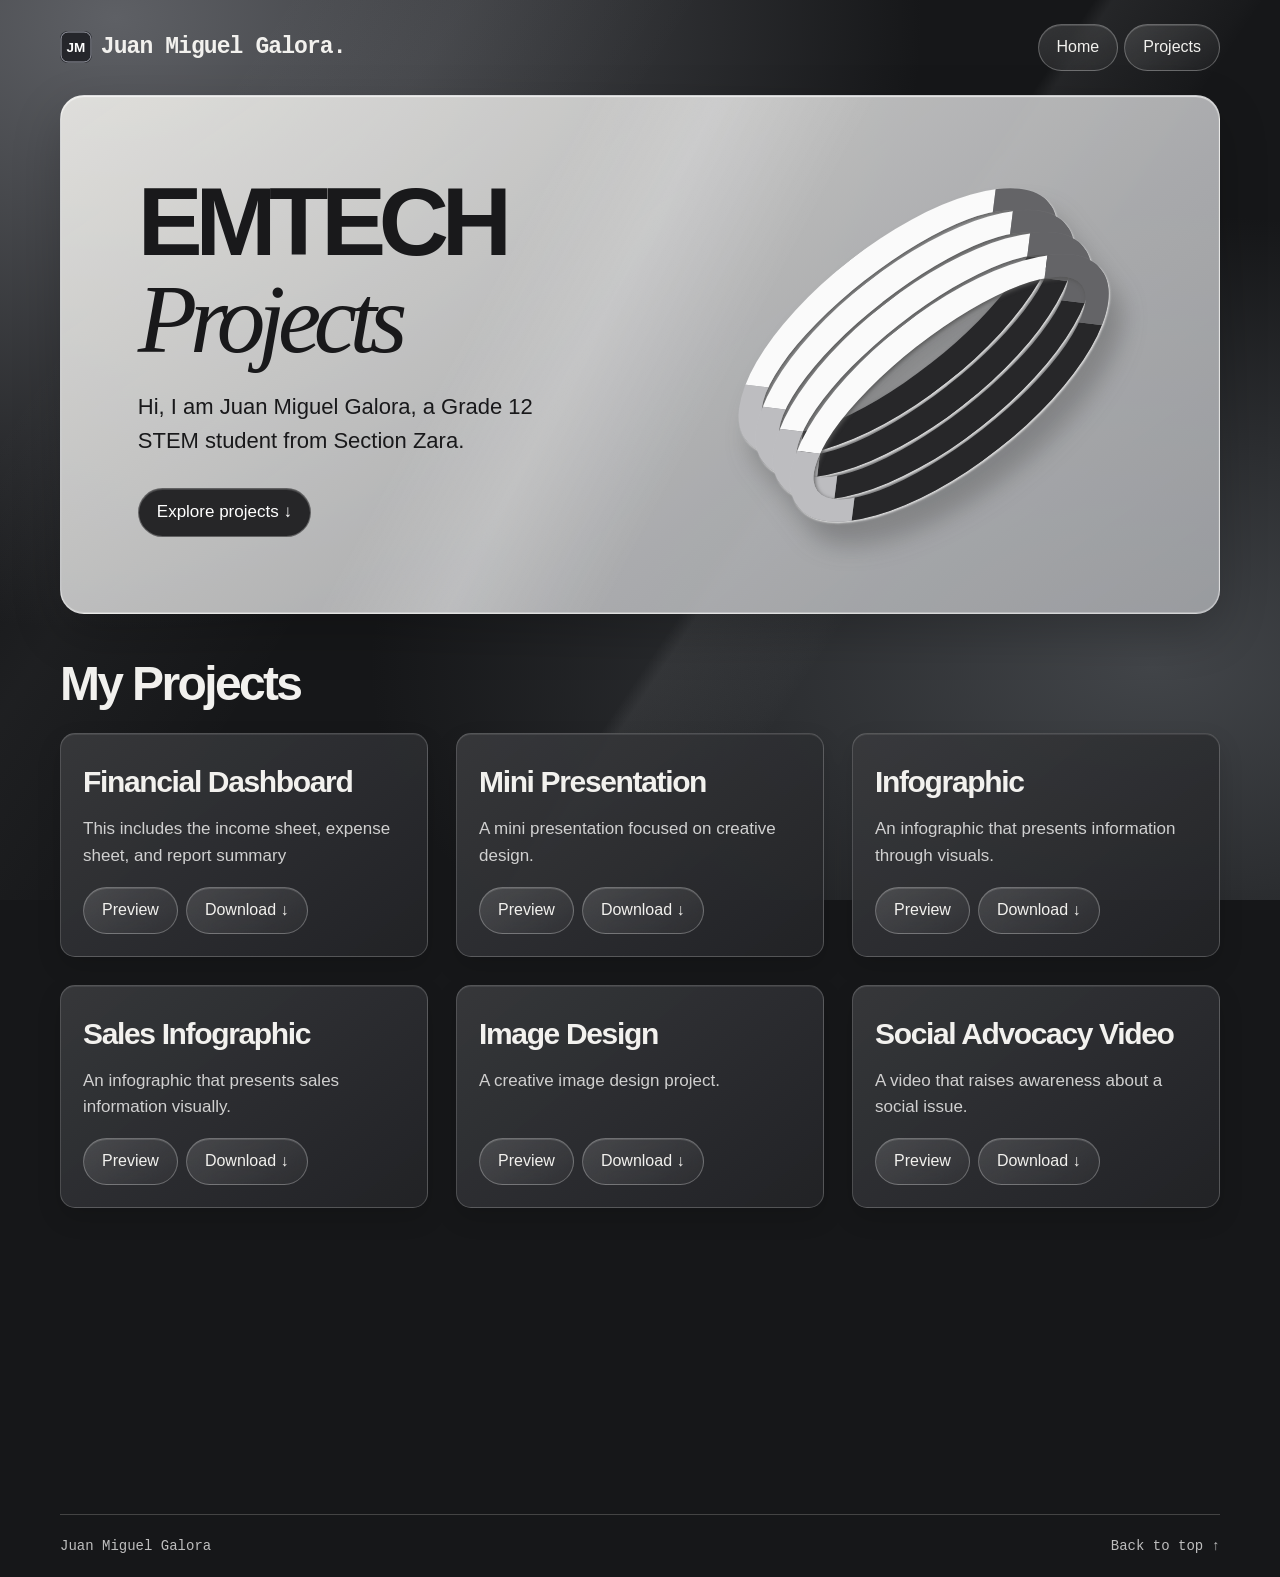
<file: index.html>
<!doctype html>
<html lang="en"><head><meta charset="utf-8"><meta name="viewport" content="width=device-width,initial-scale=1"><title>Juan Miguel Galora | Portfolio</title><link rel="stylesheet" href="style.css?v=portfolio-motion-2"><link rel="icon" type="image/svg+xml" href="data:image/svg+xml,%3Csvg%20xmlns%3D%22http%3A%2F%2Fwww.w3.org%2F2000%2Fsvg%22%20viewBox%3D%220%200%2064%2064%22%3E%3Crect%20width%3D%2264%22%20height%3D%2264%22%20rx%3D%2216%22%20fill%3D%22%2325262b%22%2F%3E%3Crect%20x%3D%222%22%20y%3D%222%22%20width%3D%2260%22%20height%3D%2260%22%20rx%3D%2214%22%20fill%3D%22none%22%20stroke%3D%22%239b9da7%22%20stroke-width%3D%222%22%2F%3E%3Ctext%20x%3D%2232%22%20y%3D%2241%22%20text-anchor%3D%22middle%22%20font-family%3D%22Arial%2Csans-serif%22%20font-size%3D%2227%22%20font-weight%3D%22700%22%20fill%3D%22%23fff%22%3EJM%3C%2Ftext%3E%3C%2Fsvg%3E"><style>.brand-icon{width:2rem;height:2rem;vertical-align:middle;margin-right:.55rem;flex-shrink:0}.brand{display:inline-flex;align-items:center}</style><meta name="description" content="Explore Juan Miguel Galora's EMTECH projects, including designs, presentations, spreadsheets, and a social advocacy video.">
<meta property="og:type" content="website">
<meta property="og:title" content="Juan Miguel Galora | EMTECH Projects">
<meta property="og:description" content="Explore my EMTECH projects, creative designs, presentations, and more.">
<meta property="og:url" content="https://zk408devloper.github.io/juanmiguelgalora/">
<meta property="og:image" content="https://zk408devloper.github.io/juanmiguelgalora/social-preview.png">
<meta property="og:image:width" content="1200">
<meta property="og:image:height" content="630">
<meta property="og:image:alt" content="EMTECH Projects by Juan Miguel Galora">
<meta name="twitter:card" content="summary_large_image">
<meta name="twitter:title" content="Juan Miguel Galora | EMTECH Projects">
<meta name="twitter:description" content="Explore my EMTECH projects, creative designs, presentations, and more.">
<meta name="twitter:image" content="https://zk408devloper.github.io/juanmiguelgalora/social-preview.png"></head><body><header id="home"><a class="brand" href="#home"><img class="brand-icon" src="data:image/svg+xml,%3Csvg%20xmlns%3D%22http%3A%2F%2Fwww.w3.org%2F2000%2Fsvg%22%20viewBox%3D%220%200%2064%2064%22%3E%3Crect%20width%3D%2264%22%20height%3D%2264%22%20rx%3D%2216%22%20fill%3D%22%2325262b%22%2F%3E%3Crect%20x%3D%222%22%20y%3D%222%22%20width%3D%2260%22%20height%3D%2260%22%20rx%3D%2214%22%20fill%3D%22none%22%20stroke%3D%22%239b9da7%22%20stroke-width%3D%222%22%2F%3E%3Ctext%20x%3D%2232%22%20y%3D%2241%22%20text-anchor%3D%22middle%22%20font-family%3D%22Arial%2Csans-serif%22%20font-size%3D%2227%22%20font-weight%3D%22700%22%20fill%3D%22%23fff%22%3EJM%3C%2Ftext%3E%3C%2Fsvg%3E" alt="" width="32" height="32">Juan Miguel Galora<span aria-hidden="true">.</span></a><nav id="main-nav" aria-label="Main"><a class="glass" href="#home">Home</a><a class="glass" href="#projects">Projects</a></nav></header><main><section class="hero"><div><h1>EMTECH<br><em>Projects</em></h1><p>Hi, I am Juan Miguel Galora, a Grade 12 STEM student from Section Zara.</p><a class="glass" href="#projects">Explore projects &darr;</a></div><div class="art" aria-hidden="true"><i></i><i></i><i></i><i></i></div></section><section id="projects"><h2>My Projects</h2><div class="cards">
<article><div class="copy"><h3>Financial Dashboard</h3><p>This includes the income sheet, expense sheet, and report summary</p><div class="actions"><a class="glass" href="https://view.officeapps.live.com/op/view.aspx?src=https%3A%2F%2Fraw.githubusercontent.com%2FZk408DevLoper%2Fjuanmiguelgalora%2Fmain%2FFinancialDashboard_Juan%2520Miguel%2520B.%2520Galora.xlsx" target="_blank" rel="noopener noreferrer" aria-label="Preview project in a new tab">Preview</a><a class="glass" href="./FinancialDashboard_Juan%20Miguel%20B.%20Galora.xlsx" data-download-source="https://raw.githubusercontent.com/Zk408DevLoper/juanmiguelgalora/main/FinancialDashboard_Juan%20Miguel%20B.%20Galora.xlsx" download="FinancialDashboard_Juan Miguel B. Galora.xlsx">Download &darr;</a></div></div></article>
<article><div class="copy"><h3>Mini Presentation</h3><p>A mini presentation focused on creative design.</p><div class="actions"><a class="glass" href="https://view.officeapps.live.com/op/view.aspx?src=https%3A%2F%2Fraw.githubusercontent.com%2FZk408DevLoper%2Fjuanmiguelgalora%2Fmain%2FMiniPresentation_Juan%2520Miguel%2520Galora.pptx" target="_blank" rel="noopener noreferrer" aria-label="Preview project in a new tab">Preview</a><a class="glass" href="./MiniPresentation_Juan%20Miguel%20Galora.pptx" data-download-source="https://raw.githubusercontent.com/Zk408DevLoper/juanmiguelgalora/main/MiniPresentation_Juan%20Miguel%20Galora.pptx" download="MiniPresentation_Juan Miguel Galora.pptx">Download &darr;</a></div></div></article>
<article><div class="copy"><h3>Infographic</h3><p>An infographic that presents information through visuals.</p><div class="actions"><a class="glass" href="./Infographic.png" target="_blank" rel="noopener noreferrer" aria-label="Preview project in a new tab">Preview</a><a class="glass" href="./Infographic.png" data-download-source="https://raw.githubusercontent.com/Zk408DevLoper/juanmiguelgalora/main/Infographic.png" download="Infographic.png">Download &darr;</a></div></div></article>
<article><div class="copy"><h3>Sales Infographic</h3><p>An infographic that presents sales information visually.</p><div class="actions"><a class="glass" href="https://view.officeapps.live.com/op/view.aspx?src=https%3A%2F%2Fraw.githubusercontent.com%2FZk408DevLoper%2Fjuanmiguelgalora%2Fmain%2FSales%2520Data.xlsx" target="_blank" rel="noopener noreferrer" aria-label="Preview project in a new tab">Preview</a><a class="glass" href="./Sales%20Data.xlsx" data-download-source="https://raw.githubusercontent.com/Zk408DevLoper/juanmiguelgalora/main/Sales%20Data.xlsx" download="Sales Data.xlsx">Download &darr;</a></div></div></article>
<article><div class="copy"><h3>Image Design</h3><p>A creative image design project.</p><div class="actions"><a class="glass" href="./Image%20Design.png" target="_blank" rel="noopener noreferrer" aria-label="Preview project in a new tab">Preview</a><a class="glass" href="./Image%20Design.png" data-download-source="https://raw.githubusercontent.com/Zk408DevLoper/juanmiguelgalora/main/Image%20Design.png" download="Image Design.png">Download &darr;</a></div></div></article>
<article><div class="copy"><h3>Social Advocacy Video</h3><p>A video that raises awareness about a social issue.</p><div class="actions"><a class="glass" href="./Social%20Advocacy%20Video.mp4" target="_blank" rel="noopener noreferrer" aria-label="Preview project in a new tab">Preview</a><a class="glass" href="./Social%20Advocacy%20Video.mp4" data-download-source="https://raw.githubusercontent.com/Zk408DevLoper/juanmiguelgalora/main/Social%20Advocacy%20Video.mp4" download="Social Advocacy Video.mp4">Download &darr;</a></div></div></article>
</div></section></main><footer><span>Juan Miguel Galora</span><a href="#home">Back to top ↑</a></footer><div class="download-status" role="status" aria-atomic="true"></div><script>
const reducedMotion = matchMedia('(prefers-reduced-motion: reduce)');
const projects = document.getElementById('projects');
projects.tabIndex = -1;

document.querySelectorAll('a[href="#projects"]').forEach(link => {
  link.addEventListener('click', event => {
    if (event.ctrlKey || event.metaKey || event.shiftKey || event.altKey) return;
    event.preventDefault();
    if (location.hash !== '#projects' && location.protocol !== 'file:') {
      history.pushState(null, '', '#projects');
    }
    projects.focus({ preventScroll: true });
    projects.scrollIntoView({ behavior: reducedMotion.matches ? 'auto' : 'smooth' });
  });
});

if ('IntersectionObserver' in window) {
  const observer = new IntersectionObserver(entries => {
    for (const { target: card, isIntersecting } of entries) {
      if (!isIntersecting) continue;
      observer.unobserve(card);
      if (!reducedMotion.matches) card.classList.add('card-reveal');
    }
  }, { threshold: 0.1 });
  document.querySelectorAll('.cards article').forEach(card => observer.observe(card));
}

for (const action of ['copy', 'cut', 'paste']) {
  document.addEventListener(action, event => {
    if (!event.target.closest?.('input, textarea, [contenteditable]')) event.preventDefault();
  });
}

const navigation = document.getElementById('main-nav');
const toggle = document.createElement('button');
toggle.className = 'glass menu-toggle';
toggle.type = 'button';
toggle.setAttribute('aria-controls', navigation.id);
toggle.innerHTML = '<span></span><span></span><span></span>';
navigation.before(toggle);
function setMenu(open) {
  toggle.setAttribute('aria-expanded', String(open));
  toggle.setAttribute('aria-label', open ? 'Close navigation' : 'Open navigation');
}
setMenu(false);
toggle.addEventListener('click', () => setMenu(toggle.getAttribute('aria-expanded') !== 'true'));
navigation.addEventListener('click', event => {
  const link = event.target.closest('a');
  if (!link || toggle.getAttribute('aria-expanded') !== 'true') return;
  if (link.hash !== '#projects') toggle.focus({ preventScroll: true });
  setMenu(false);
});
document.addEventListener('click', event => {
  if (!toggle.contains(event.target) && !navigation.contains(event.target)) setMenu(false);
});
document.addEventListener('keydown', event => {
  if (event.key === 'Escape' && toggle.getAttribute('aria-expanded') === 'true') {
    setMenu(false);
    toggle.focus();
  }
});
matchMedia('(max-width:580px)').addEventListener('change', () => setMenu(false));
const downloadStatus = document.querySelector('.download-status');
let hideDownloadStatus;

function showDownloadStatus(message) {
  clearTimeout(hideDownloadStatus);
  downloadStatus.textContent = message;
  downloadStatus.dataset.visible = 'true';
  hideDownloadStatus = setTimeout(() => delete downloadStatus.dataset.visible, 3200);
}

function startDownload(url, filename) {
  const anchor = document.createElement('a');
  anchor.href = url;
  anchor.download = filename;
  document.body.append(anchor);
  anchor.click();
  anchor.remove();
}

document.querySelectorAll('.actions a[download]').forEach(link => {
  link.addEventListener('click', async event => {
    if (event.ctrlKey || event.metaKey || event.shiftKey || event.altKey) return;
    if (location.protocol === 'file:') {
      showDownloadStatus('Download started');
      return;
    }

    event.preventDefault();
    if (link.getAttribute('aria-busy') === 'true') return;
    link.setAttribute('aria-busy', 'true');
    showDownloadStatus('Preparing download…');

    try {
      const local = await fetch(link.href, { method: 'HEAD' }).catch(() => null);
      if (local?.ok && !local.headers.get('content-type')?.includes('text/html')) {
        startDownload(link.href, link.download);
      } else {
        const response = await fetch(link.dataset.downloadSource);
        if (!response.ok) throw new Error('Download unavailable');
        const url = URL.createObjectURL(await response.blob());
        startDownload(url, link.download);
        setTimeout(() => URL.revokeObjectURL(url), 30000);
      }
      showDownloadStatus('Download started');
    } catch {
      showDownloadStatus('Download unavailable. Try again.');
    } finally {
      link.removeAttribute('aria-busy');
    }
  });
});
</script></body></html>
</file>
<file: style.css>
*{box-sizing:border-box}html{scroll-behavior:smooth}body{margin:0;background:#19191b;color:#f2f1ee;font:16px/1.55 "Inter",Arial,sans-serif}main,header,footer{width:min(1160px,92%);margin:auto}header,footer,.section-head{display:flex;align-items:center;justify-content:space-between;gap:12px}header{padding:24px 0}.brand{font:bold 23px monospace;letter-spacing:-2px}a{color:inherit;text-decoration:none}.glass,summary{border:1px solid #ffffff45;background:linear-gradient(150deg,#ffffff22,#ffffff08);box-shadow:inset 0 1px #ffffff22;backdrop-filter:blur(14px);border-radius:100px;padding:10px 18px;display:inline-block;transition:transform .22s,background .22s}nav{display:flex;gap:6px}.hero{position:relative;isolation:isolate;overflow:hidden;background:linear-gradient(130deg,#d2d1cd,#aaa9a6);border-radius:24px;color:#19191b;padding:clamp(32px,6vw,84px);display:grid;grid-template-columns:1.15fr 1fr;align-items:center;min-height:410px}.hero small,.type{font:12px monospace;letter-spacing:.09em;text-transform:uppercase}h1{font-size:clamp(50px,7vw,100px);line-height:.96;letter-spacing:-.075em;margin:18px 0}h1 em{font-family:Georgia,serif;font-weight:normal}.hero p{max-width:350px}.hero .glass{background:#262628;color:white;margin-top:8px}.art{position:relative;width:100%;aspect-ratio:1.35;display:grid;place-items:center;filter:drop-shadow(12px 22px 12px #39393955)}.art i{position:absolute;width:88%;height:48%;border-radius:50%;border:clamp(12px,2vw,30px) solid;border-color:#fafafa #646467 #272729 #bdbdc0;transform:rotate(-38deg) translateY(var(--y));box-shadow:inset 0 2px 4px #555,0 2px 2px #ddd}section#projects{padding:44px 0}h2{font-size:36px;letter-spacing:-.055em;margin:0 0 22px}.cards{display:grid;grid-template-columns:repeat(3,minmax(0,1fr));gap:18px}article{border:1px solid #484849;border-radius:15px;overflow:hidden;background:#232325;transition:transform .25s,border-color .25s}.cover{height:145px;display:grid;place-items:center;overflow:hidden;background:#b9b9b5}.cover:after{content:"";width:100%;height:100%}.echo:after{background:repeating-radial-gradient(ellipse at 68% 110%,#535355 0 2px,transparent 3px 12px)}.grid:after{background:conic-gradient(from 45deg,#888 25%,#3b3b3e 0 50%,#bababa 0 75%,#6d6d70 0) center/48px 48px;transform:skew(-16deg) scale(1.3)}.disc:after{width:136px;height:136px;border-radius:50%;background:repeating-radial-gradient(#494949 0 1px,transparent 2px 5px),conic-gradient(#eee,#444,#ddd,#333,#eee);box-shadow:8px 9px 0 #797979;transform:translateY(18px)}.copy{padding:22px}.type,footer{color:#bebebe}h3{font-size:24px;letter-spacing:-.045em;margin:9px 0}.copy p{color:#d0d0d0;margin:8px 0 18px}summary{cursor:pointer;font-size:14px}footer{border-top:1px solid #444;padding:23px 0;font:14px monospace}:focus-visible{outline:3px solid currentColor;outline-offset:3px}@media(hover:hover){.glass:hover,summary:hover{transform:translateY(-3px);background-color:#ffffff24}article:hover{transform:translateY(-5px);border-color:#aaa}}@media(max-width:800px){.cards{grid-template-columns:repeat(2,minmax(0,1fr))}}@media(max-width:580px){.hero,.cards{grid-template-columns:1fr}.art{width:80%;max-width:255px;justify-self:center}.hero{gap:20px}.glass{padding:9px 14px}header{padding:16px 0}}@media(prefers-reduced-motion:reduce){html{scroll-behavior:auto}*{transition:none!important}}
@media (prefers-reduced-motion: no-preference) {
  :root { --ease: cubic-bezier(.22, 1, .36, 1); }
  @keyframes arrive { from { opacity: 0; transform: translateY(9px); } }
  .hero > div:first-child { animation: arrive 440ms var(--ease) backwards; }
  .art { animation: arrive 500ms var(--ease) backwards; }
  .cards .card-reveal { animation: arrive 400ms var(--ease); }
  .cards .card-reveal:focus-within { animation: none; }
  .glass, summary { transition: transform 320ms var(--ease), background-color 260ms ease, border-color 260ms ease; }
  .glass:active, summary:active { transform: scale(.97); }
  @supports (interpolate-size: allow-keywords) and selector(details::details-content) {
    details { interpolate-size: allow-keywords; }
    details::details-content { block-size: 0; overflow: hidden; opacity: 0; transition: block-size 320ms var(--ease), opacity 240ms ease, content-visibility 320ms allow-discrete; }
    details[open]::details-content { block-size: auto; opacity: 1; }
  }
}
@media (hover: hover) { .hero .glass:hover { background-color: #38383a; } }
@media (prefers-reduced-motion: reduce) { article:hover, .glass:hover, summary:hover { transform: none; } }
.actions { display:flex; flex-wrap:wrap; align-items:center; gap:8px; }
.actions a { font-size:14px; }
.cover { perspective:650px; background-color:#aaa; }
.cover::after { transition:rotate .55s cubic-bezier(.22,1,.36,1), scale .55s ease; }
@media (hover:hover) and (prefers-reduced-motion:no-preference) {
  article:hover .cover::after { rotate:1 -1 0 15deg; scale:1.15; }
}
section#projects { min-height:100vh; min-height:100svh; }

body {
  isolation: isolate;
  background: #161719;
}
body::before {
  content: "";
  position: fixed;
  inset: 0;
  z-index: -1;
  pointer-events: none;
  background:
    linear-gradient(123deg, transparent 15%, #e6e8ed0a 25%, transparent 38%),
    linear-gradient(124deg, transparent 58%, #d7d9dc14 59%, #d7d9dc04 66%, transparent 67%),
    radial-gradient(ellipse at 9% 2%, #5e6065 0, transparent 49%),
    radial-gradient(ellipse at 90% 74%, #424549 0, transparent 48%),
    #161719;
}
.hero {
  border: 1px solid #ffffff70;
  background:
    linear-gradient(118deg, transparent 37%, #ffffff30 46%, transparent 57%),
    linear-gradient(145deg, #edece8e8, #bebfc1df 65%, #a3a5a9e6);
  box-shadow: inset 0 1px 1px #ffffffab, inset 0 -1px 0 #ffffff45, 0 18px 50px #0003;
}
article {
  background: linear-gradient(142deg, #393a3de8, #232427ec);
  border-color: #ffffff30;
  box-shadow: inset 0 1px 0 #ffffff15, 0 10px 25px #0002;
}
@media (hover: hover) { article:hover { border-color: #ffffff70; } }
.menu-toggle { display:none; }
@media(max-width:580px) {
  header { position:relative; z-index:5; }
  .menu-toggle { display:grid; place-content:center; gap:4px; width:46px; height:44px; padding:0; color:inherit; cursor:pointer; }
  .menu-toggle span { width:19px; height:2px; background:currentColor; border-radius:4px; transition:transform .24s ease, opacity .2s ease; }
  .menu-toggle[aria-expanded="true"] span:first-child { transform:translateY(6px) rotate(45deg); }
  .menu-toggle[aria-expanded="true"] span:nth-child(2) { opacity:0; }
  .menu-toggle[aria-expanded="true"] span:last-child { transform:translateY(-6px) rotate(-45deg); }
  .menu-toggle + nav { display:none; position:absolute; right:0; top:calc(100% - 6px); min-width:155px; padding:8px; border:1px solid #ffffff40; border-radius:16px; background:#292a2df5; box-shadow:0 12px 26px #0005; }
  .menu-toggle[aria-expanded="true"] + nav { display:grid; }
  .menu-toggle + nav a { border-radius:10px; }
}
@media(max-width:580px) and (prefers-reduced-motion:no-preference) { .menu-toggle[aria-expanded="true"] + nav { animation:arrive 220ms var(--ease); } }
.cards { align-items: start; }
.art i:nth-child(1) { --y:-42px; }
.art i:nth-child(2) { --y:-14px; }
.art i:nth-child(3) { --y:14px; }
.art i:nth-child(4) { --y:42px; }

.brand { font-size: clamp(14px, 3vw, 23px); letter-spacing: -.04em; }
.cards { align-items: stretch; }
.cards article { display: flex; flex-direction: column; }
.cards .cover { flex: none; }
.cards .copy { display: flex; flex-direction: column; flex: 1; }
.cards .actions { margin-top: auto; }
.hero { grid-template-columns: minmax(0, 1.15fr) minmax(0, 1fr); gap: clamp(24px, 5vw, 64px); }
.hero h1 { font-size: clamp(44px, 7.6vw, 100px); line-height: 1; margin: 0 0 20px; }
.hero p { max-width: 36ch; font-size: clamp(17px, 2vw, 22px); }
.hero .glass { font-size: 17px; }
#projects { padding-top: 40px; scroll-margin-top: 16px; }
#projects h2 { font-size: clamp(30px, 4vw, 48px); line-height: 1.1; }
.cards { gap: clamp(16px, 2.4vw, 28px); grid-auto-rows: 1fr; }
.cards h3 { font-size: clamp(23px, 2.6vw, 30px); line-height: 1.13; }
.cards .copy p { font-size: 17px; }
.cards .actions a { font-size: 16px; }
@media (max-width:580px) {
  .hero { grid-template-columns: minmax(0, 1fr); }
  .cards { grid-auto-rows: auto; }
}

.cards h3 { overflow-wrap: anywhere; }

@media (prefers-reduced-motion: no-preference) {
  .actions a[download] { transition: transform 280ms var(--ease), box-shadow 280ms ease, background-color 280ms ease; }
  .actions a[download]:active { transform: translateY(0) scale(.97); }
}
@media (hover: hover) and (prefers-reduced-motion: no-preference) {
  .actions a[download]:hover { box-shadow: inset 0 1px #ffffff38, 0 8px 18px #0004; }
}

body {
  -webkit-user-select: none;
  user-select: none;
}
:is(input, textarea, [contenteditable]) {
  -webkit-user-select: text;
  user-select: text;
}

@media (hover: none), (pointer: coarse) {
  body { position: relative; }
  body::before { position: absolute; }
  .glass, summary { backdrop-filter: none; }
  .art { filter: none; }
}

.actions a[aria-busy="true"] { cursor: progress; }
.download-status {
  position: fixed;
  right: max(16px, env(safe-area-inset-right));
  bottom: max(16px, env(safe-area-inset-bottom));
  z-index: 10;
  max-width: calc(100vw - 32px);
  padding: 10px 16px;
  border: 1px solid #ffffff40;
  border-radius: 12px;
  background: #28292e;
  box-shadow: 0 6px 20px #0005;
  color: #f2f1ee;
  font-size: .9375rem;
  opacity: 0;
  pointer-events: none;
}
.download-status[data-visible] { opacity: 1; }
@media (prefers-reduced-motion: no-preference) {
  .download-status {
    transform: translateY(6px);
    transition: opacity 180ms ease, transform 220ms var(--ease);
  }
  .download-status[data-visible] { transform: translateY(0); }
}
</file>
